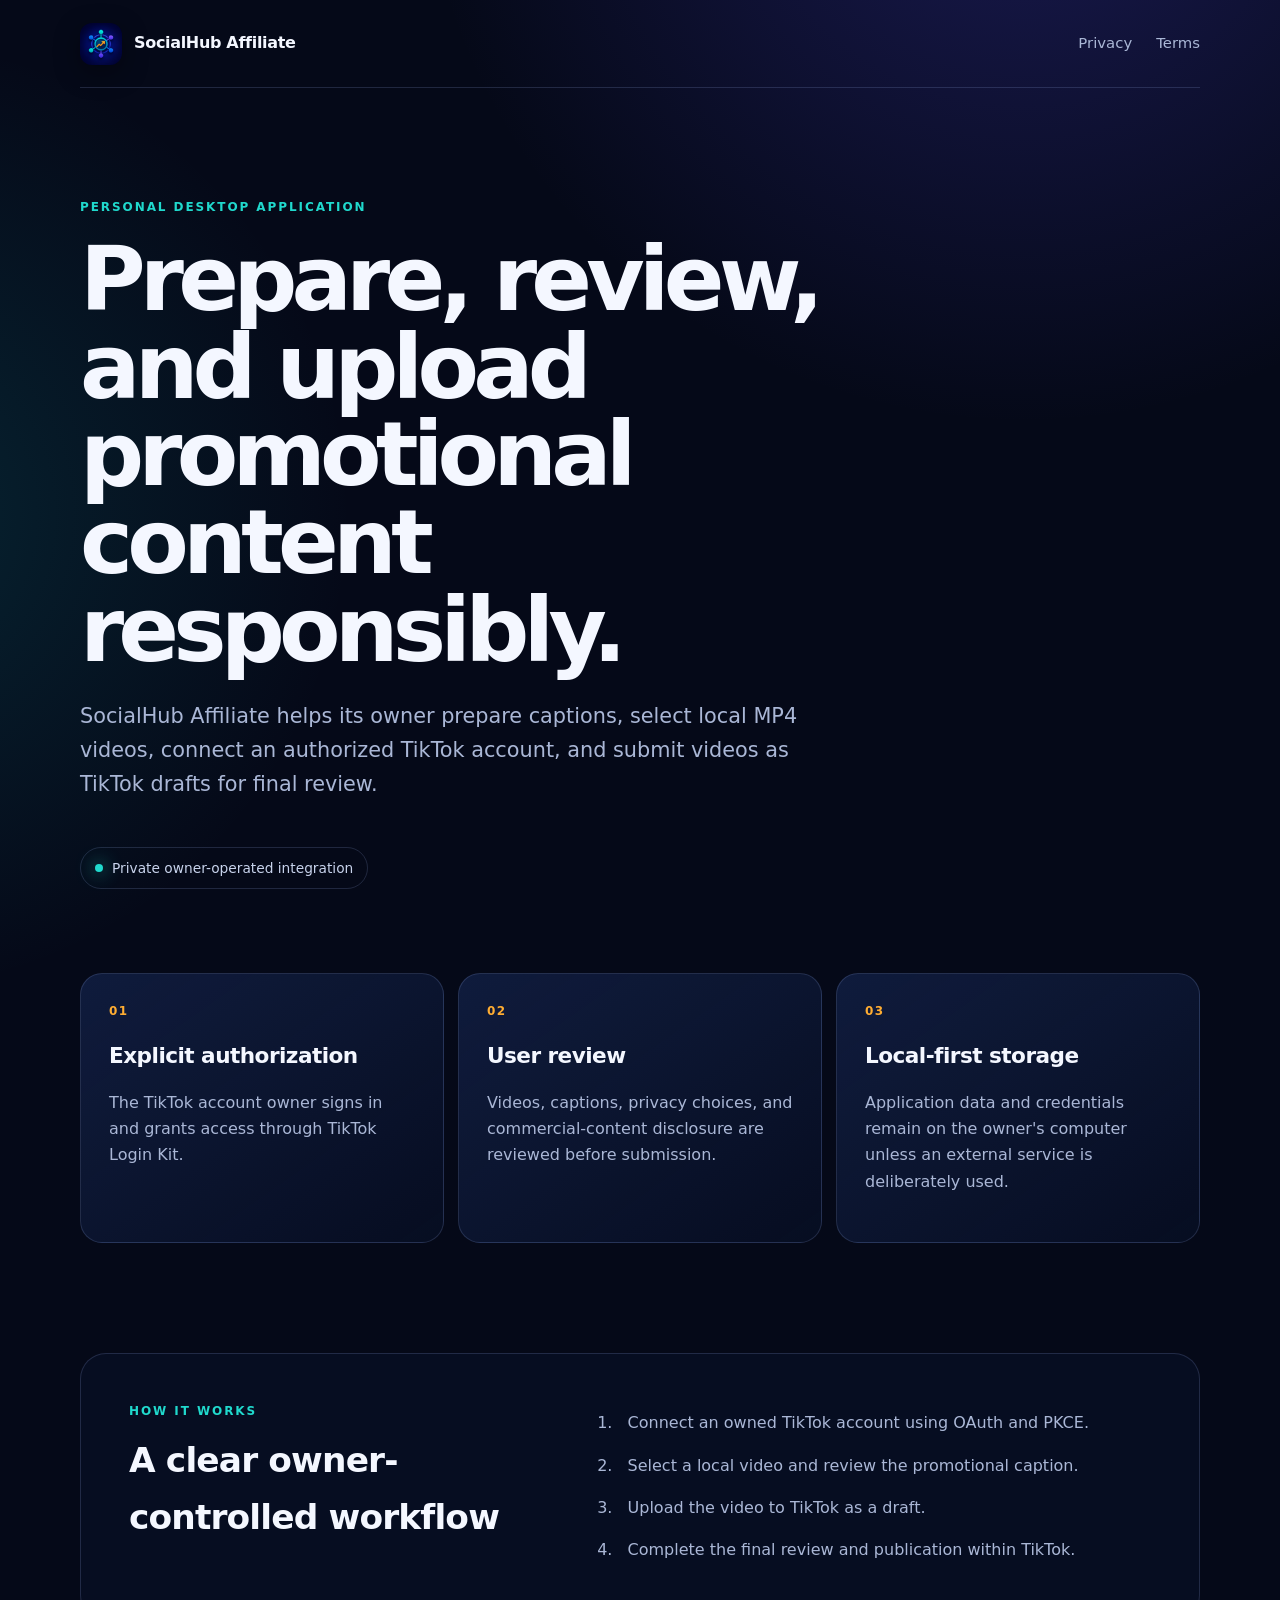
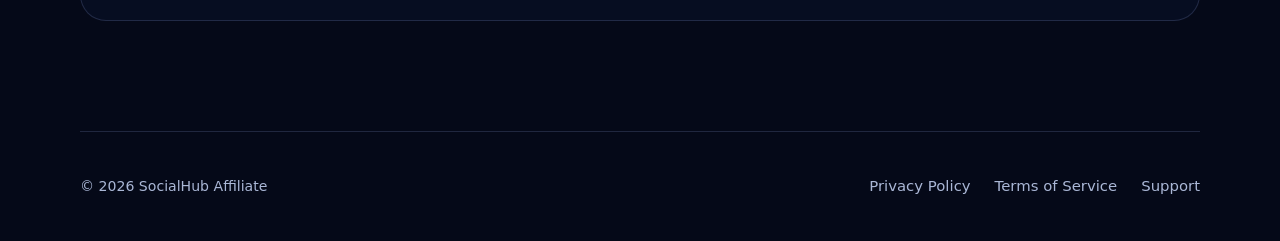
<file: index.html>
<!doctype html>
<html lang="en">
<head>
  <meta charset="utf-8">
  <meta name="viewport" content="width=device-width, initial-scale=1">
  <meta name="description" content="Official website for SocialHub Affiliate, a personal desktop publishing assistant.">
  <title>SocialHub Affiliate</title>
  <link rel="icon" href="app-icon.png">
  <link rel="stylesheet" href="styles.css">
</head>
<body>
  <header class="site-header">
    <a class="brand" href="index.html" aria-label="SocialHub Affiliate home">
      <img src="app-icon.png" alt="SocialHub Affiliate icon">
      <span>SocialHub Affiliate</span>
    </a>
    <nav aria-label="Legal navigation">
      <a href="privacy.html">Privacy</a>
      <a href="terms.html">Terms</a>
    </nav>
  </header>

  <main>
    <section class="hero">
      <div class="eyebrow">PERSONAL DESKTOP APPLICATION</div>
      <h1>Prepare, review, and upload promotional content responsibly.</h1>
      <p class="lead">
        SocialHub Affiliate helps its owner prepare captions, select local MP4 videos,
        connect an authorized TikTok account, and submit videos as TikTok drafts for final review.
      </p>
      <div class="status"><span></span> Private owner-operated integration</div>
    </section>

    <section class="grid" aria-label="Application principles">
      <article>
        <div class="number">01</div>
        <h2>Explicit authorization</h2>
        <p>The TikTok account owner signs in and grants access through TikTok Login Kit.</p>
      </article>
      <article>
        <div class="number">02</div>
        <h2>User review</h2>
        <p>Videos, captions, privacy choices, and commercial-content disclosure are reviewed before submission.</p>
      </article>
      <article>
        <div class="number">03</div>
        <h2>Local-first storage</h2>
        <p>Application data and credentials remain on the owner's computer unless an external service is deliberately used.</p>
      </article>
    </section>

    <section class="statement">
      <div>
        <div class="eyebrow">HOW IT WORKS</div>
        <h2>A clear owner-controlled workflow</h2>
      </div>
      <ol>
        <li>Connect an owned TikTok account using OAuth and PKCE.</li>
        <li>Select a local video and review the promotional caption.</li>
        <li>Upload the video to TikTok as a draft.</li>
        <li>Complete the final review and publication within TikTok.</li>
      </ol>
    </section>
  </main>

  <footer>
    <span>© 2026 SocialHub Affiliate</span>
    <div><a href="privacy.html">Privacy Policy</a><a href="terms.html">Terms of Service</a><a href="https://github.com/micro60mb/socialhub-affiliate/issues">Support</a></div>
  </footer>
</body>
</html>
</file>
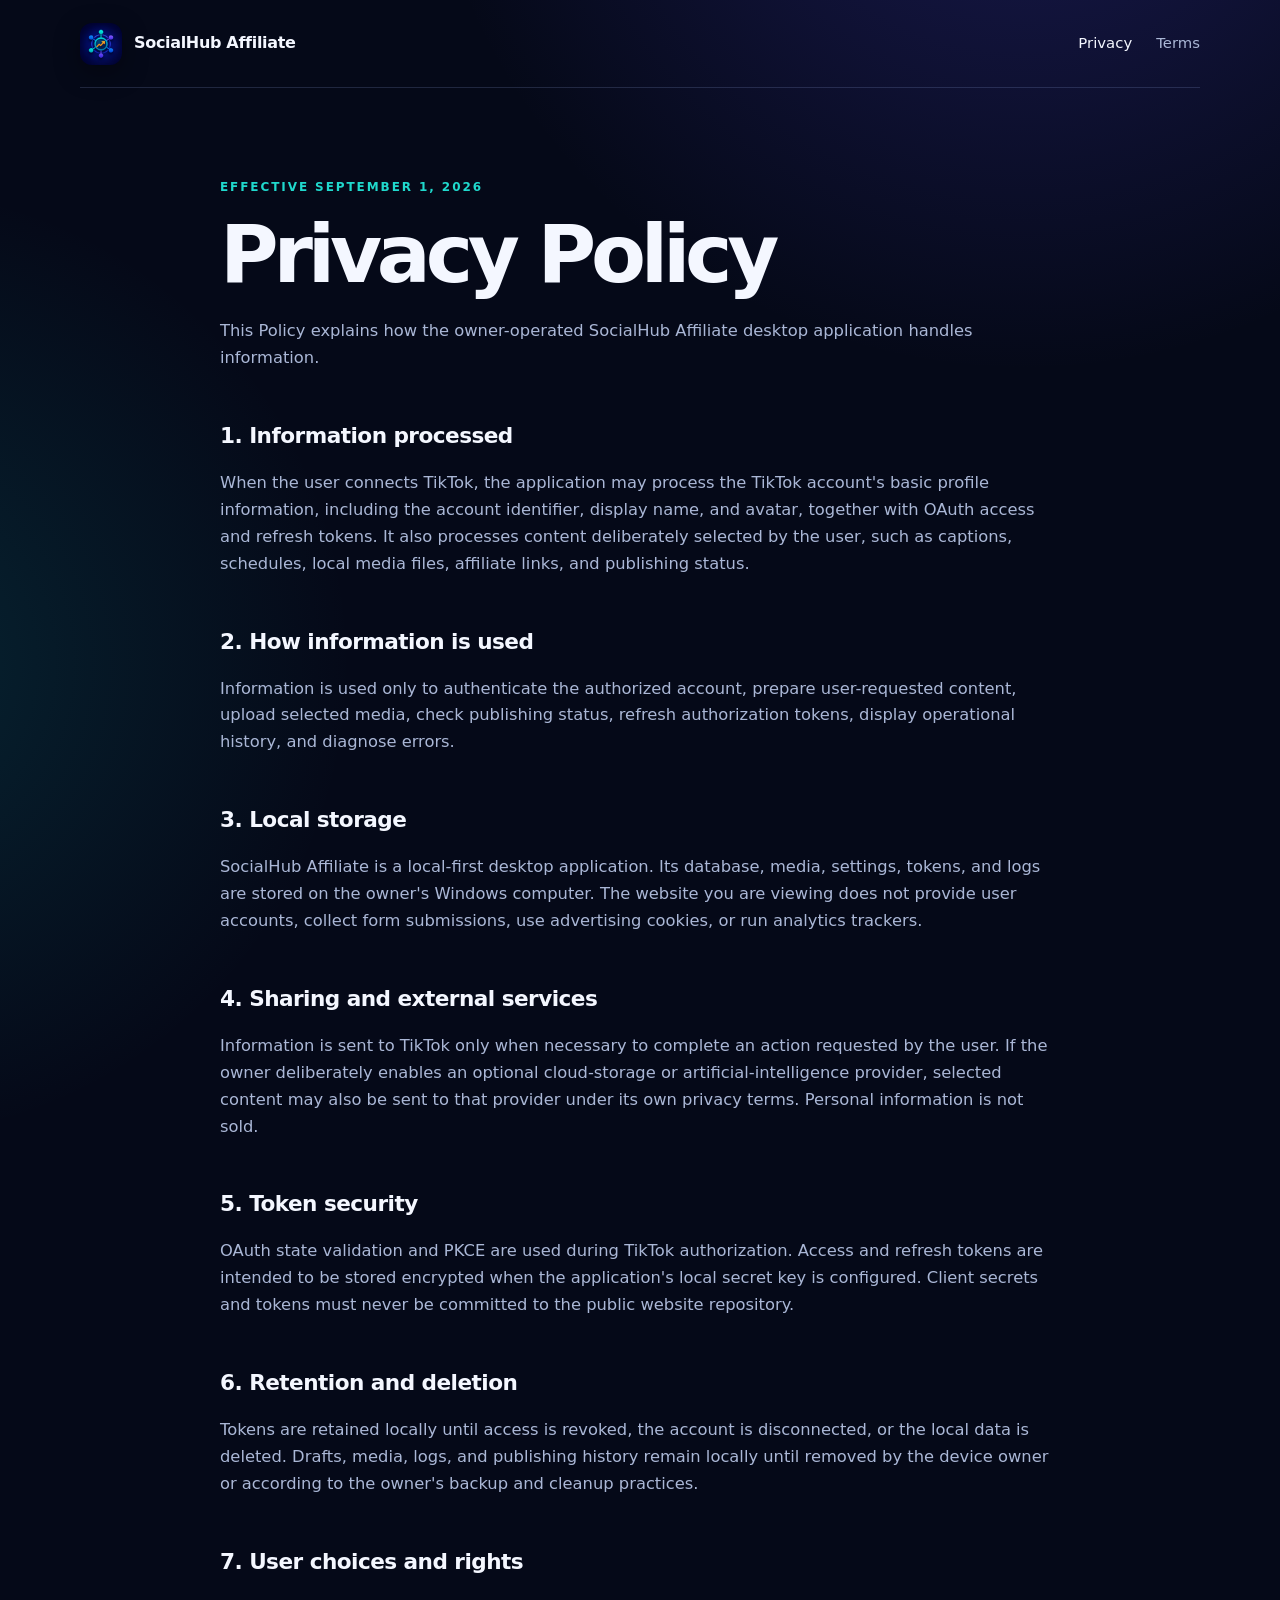
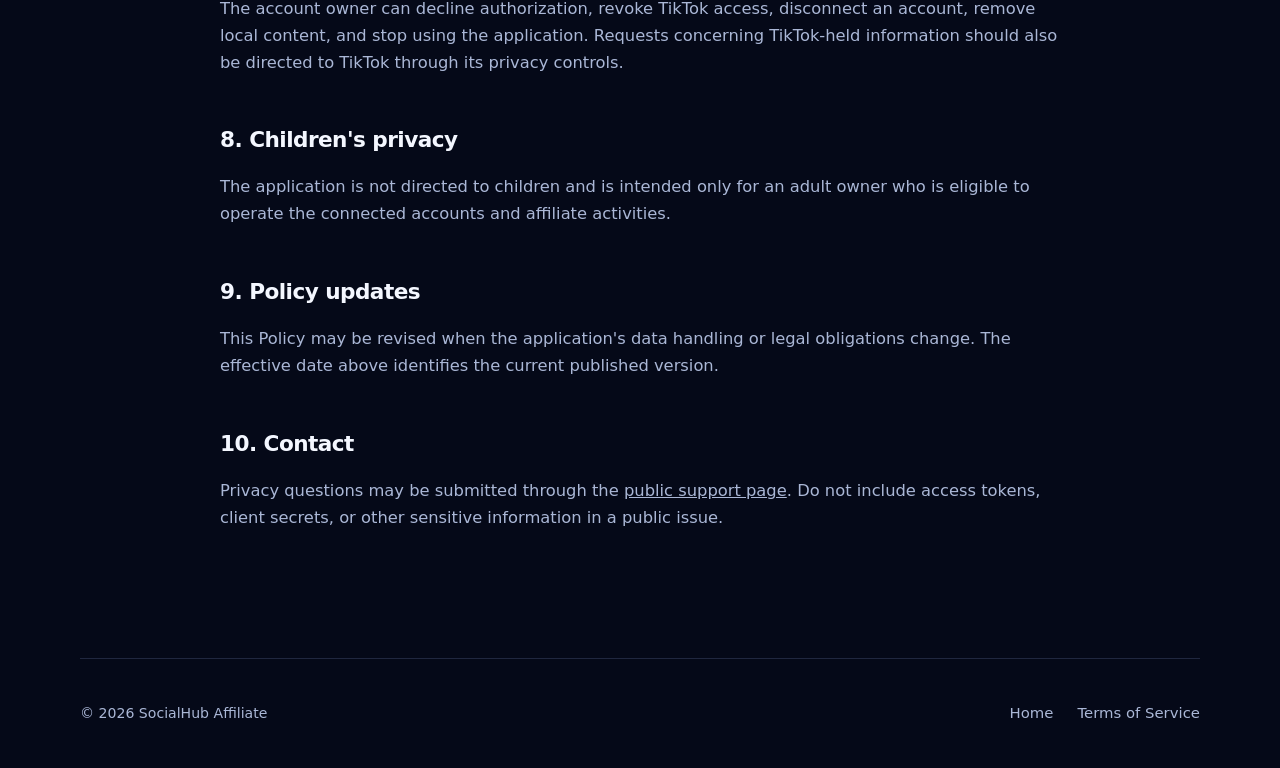
<file: privacy.html>
<!doctype html>
<html lang="en">
<head>
  <meta charset="utf-8">
  <meta name="viewport" content="width=device-width, initial-scale=1">
  <meta name="description" content="Privacy Policy for SocialHub Affiliate.">
  <title>Privacy Policy — SocialHub Affiliate</title>
  <link rel="icon" href="app-icon.png">
  <link rel="stylesheet" href="styles.css">
</head>
<body>
  <header class="site-header">
    <a class="brand" href="index.html"><img src="app-icon.png" alt=""><span>SocialHub Affiliate</span></a>
    <nav aria-label="Legal navigation"><a class="active" href="privacy.html">Privacy</a><a href="terms.html">Terms</a></nav>
  </header>
  <main class="legal">
    <div class="eyebrow">EFFECTIVE SEPTEMBER 1, 2026</div>
    <h1>Privacy Policy</h1>
    <p class="lead">This Policy explains how the owner-operated SocialHub Affiliate desktop application handles information.</p>

    <h2>1. Information processed</h2>
    <p>When the user connects TikTok, the application may process the TikTok account's basic profile information, including the account identifier, display name, and avatar, together with OAuth access and refresh tokens. It also processes content deliberately selected by the user, such as captions, schedules, local media files, affiliate links, and publishing status.</p>

    <h2>2. How information is used</h2>
    <p>Information is used only to authenticate the authorized account, prepare user-requested content, upload selected media, check publishing status, refresh authorization tokens, display operational history, and diagnose errors.</p>

    <h2>3. Local storage</h2>
    <p>SocialHub Affiliate is a local-first desktop application. Its database, media, settings, tokens, and logs are stored on the owner's Windows computer. The website you are viewing does not provide user accounts, collect form submissions, use advertising cookies, or run analytics trackers.</p>

    <h2>4. Sharing and external services</h2>
    <p>Information is sent to TikTok only when necessary to complete an action requested by the user. If the owner deliberately enables an optional cloud-storage or artificial-intelligence provider, selected content may also be sent to that provider under its own privacy terms. Personal information is not sold.</p>

    <h2>5. Token security</h2>
    <p>OAuth state validation and PKCE are used during TikTok authorization. Access and refresh tokens are intended to be stored encrypted when the application's local secret key is configured. Client secrets and tokens must never be committed to the public website repository.</p>

    <h2>6. Retention and deletion</h2>
    <p>Tokens are retained locally until access is revoked, the account is disconnected, or the local data is deleted. Drafts, media, logs, and publishing history remain locally until removed by the device owner or according to the owner's backup and cleanup practices.</p>

    <h2>7. User choices and rights</h2>
    <p>The account owner can decline authorization, revoke TikTok access, disconnect an account, remove local content, and stop using the application. Requests concerning TikTok-held information should also be directed to TikTok through its privacy controls.</p>

    <h2>8. Children's privacy</h2>
    <p>The application is not directed to children and is intended only for an adult owner who is eligible to operate the connected accounts and affiliate activities.</p>

    <h2>9. Policy updates</h2>
    <p>This Policy may be revised when the application's data handling or legal obligations change. The effective date above identifies the current published version.</p>

    <h2>10. Contact</h2>
    <p>Privacy questions may be submitted through the <a href="https://github.com/micro60mb/socialhub-affiliate/issues">public support page</a>. Do not include access tokens, client secrets, or other sensitive information in a public issue.</p>
  </main>
  <footer><span>© 2026 SocialHub Affiliate</span><div><a href="index.html">Home</a><a href="terms.html">Terms of Service</a></div></footer>
</body>
</html>
</file>
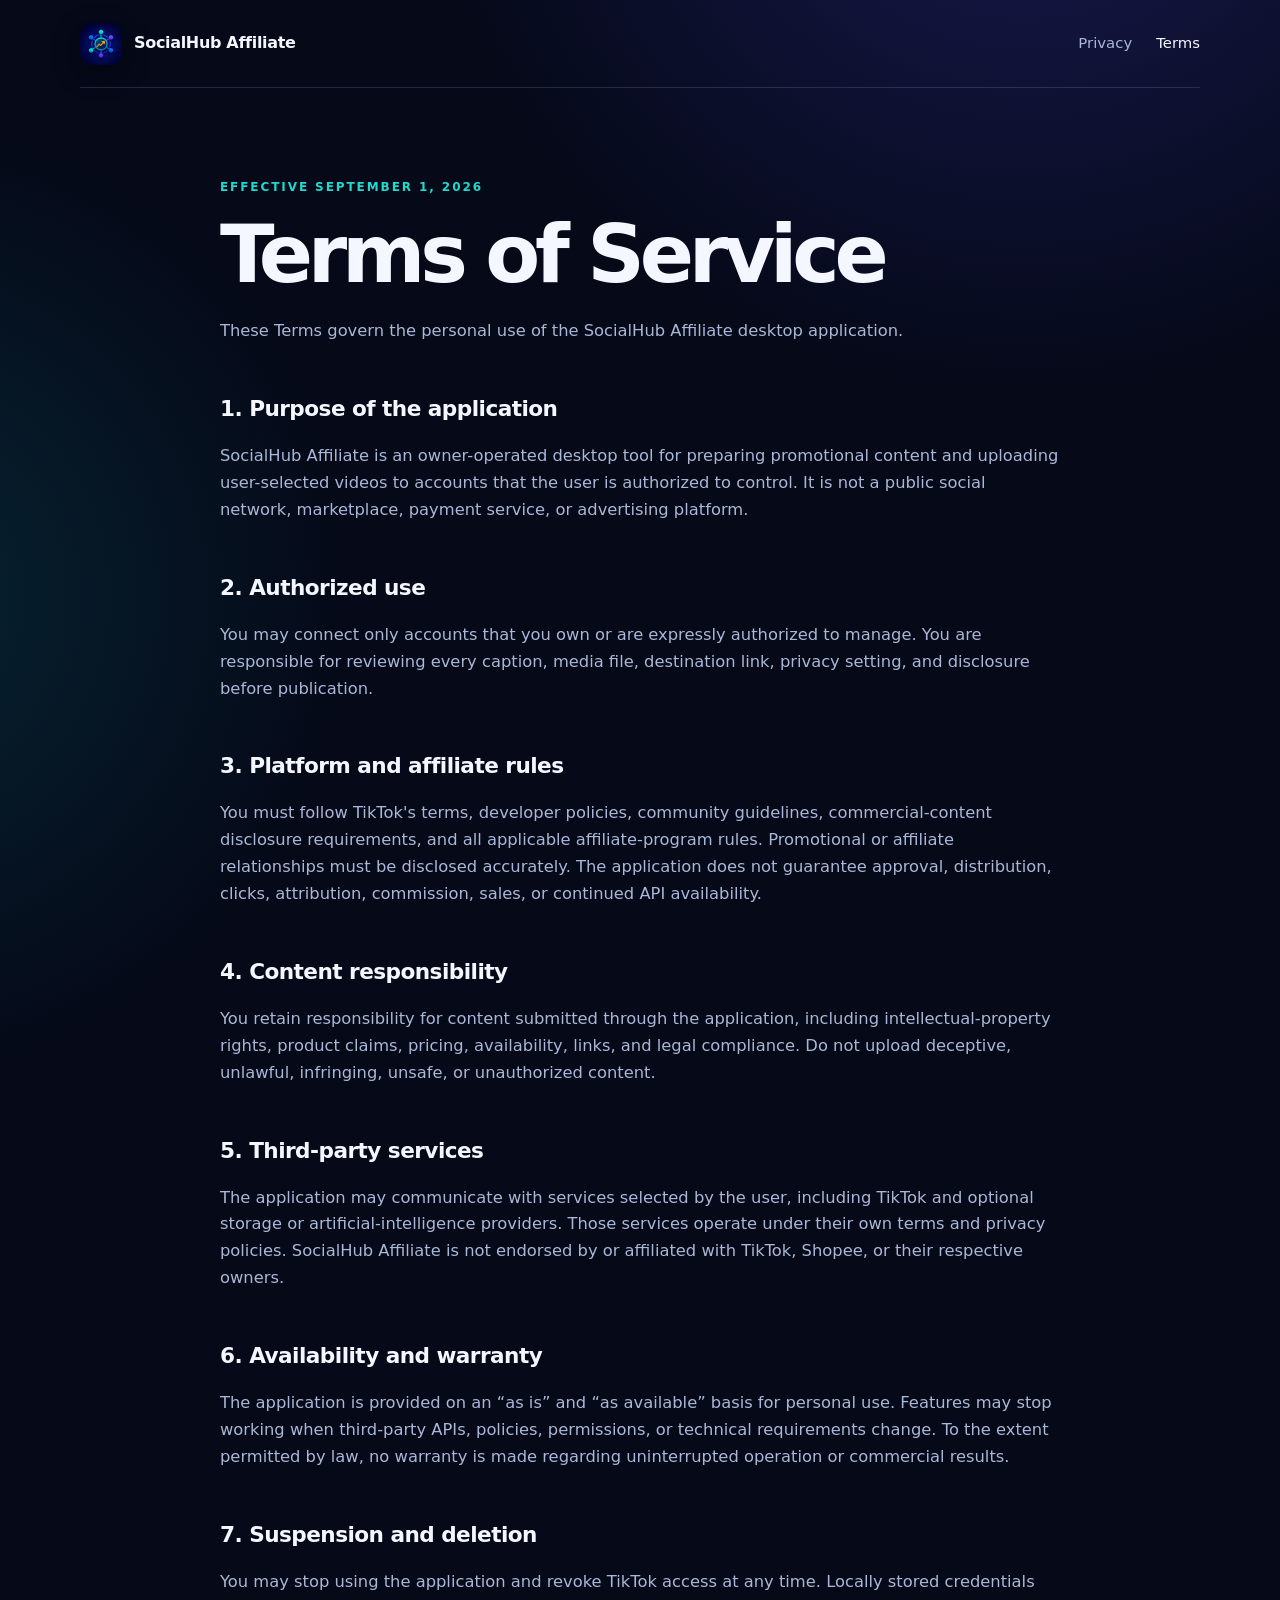
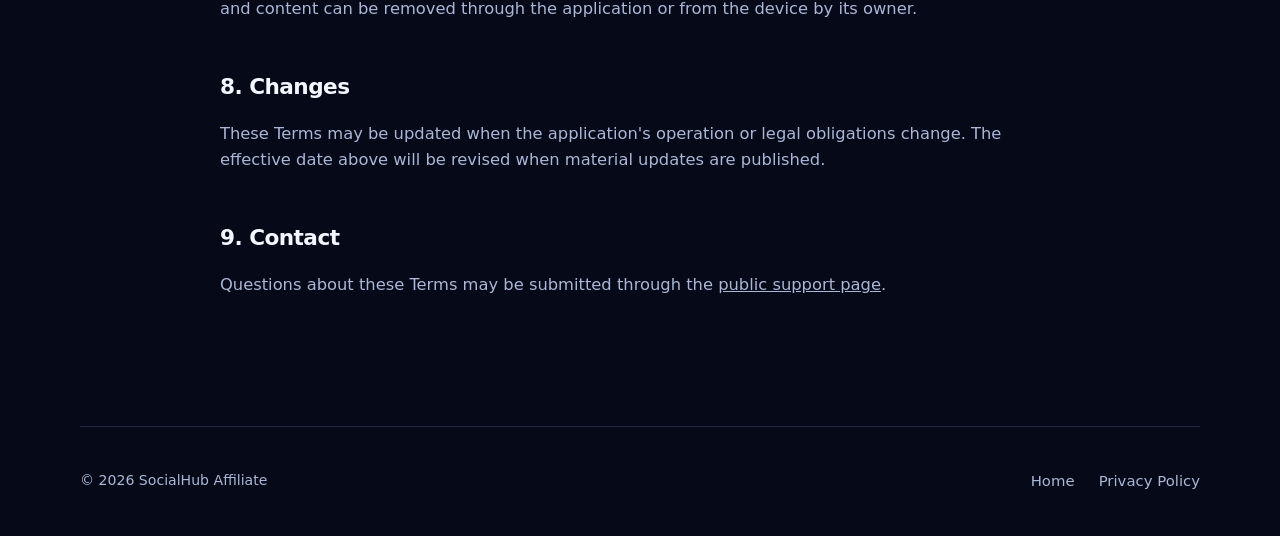
<file: terms.html>
<!doctype html>
<html lang="en">
<head>
  <meta charset="utf-8">
  <meta name="viewport" content="width=device-width, initial-scale=1">
  <meta name="description" content="Terms of Service for SocialHub Affiliate.">
  <title>Terms of Service — SocialHub Affiliate</title>
  <link rel="icon" href="app-icon.png">
  <link rel="stylesheet" href="styles.css">
</head>
<body>
  <header class="site-header">
    <a class="brand" href="index.html"><img src="app-icon.png" alt=""><span>SocialHub Affiliate</span></a>
    <nav aria-label="Legal navigation"><a href="privacy.html">Privacy</a><a class="active" href="terms.html">Terms</a></nav>
  </header>
  <main class="legal">
    <div class="eyebrow">EFFECTIVE SEPTEMBER 1, 2026</div>
    <h1>Terms of Service</h1>
    <p class="lead">These Terms govern the personal use of the SocialHub Affiliate desktop application.</p>

    <h2>1. Purpose of the application</h2>
    <p>SocialHub Affiliate is an owner-operated desktop tool for preparing promotional content and uploading user-selected videos to accounts that the user is authorized to control. It is not a public social network, marketplace, payment service, or advertising platform.</p>

    <h2>2. Authorized use</h2>
    <p>You may connect only accounts that you own or are expressly authorized to manage. You are responsible for reviewing every caption, media file, destination link, privacy setting, and disclosure before publication.</p>

    <h2>3. Platform and affiliate rules</h2>
    <p>You must follow TikTok's terms, developer policies, community guidelines, commercial-content disclosure requirements, and all applicable affiliate-program rules. Promotional or affiliate relationships must be disclosed accurately. The application does not guarantee approval, distribution, clicks, attribution, commission, sales, or continued API availability.</p>

    <h2>4. Content responsibility</h2>
    <p>You retain responsibility for content submitted through the application, including intellectual-property rights, product claims, pricing, availability, links, and legal compliance. Do not upload deceptive, unlawful, infringing, unsafe, or unauthorized content.</p>

    <h2>5. Third-party services</h2>
    <p>The application may communicate with services selected by the user, including TikTok and optional storage or artificial-intelligence providers. Those services operate under their own terms and privacy policies. SocialHub Affiliate is not endorsed by or affiliated with TikTok, Shopee, or their respective owners.</p>

    <h2>6. Availability and warranty</h2>
    <p>The application is provided on an “as is” and “as available” basis for personal use. Features may stop working when third-party APIs, policies, permissions, or technical requirements change. To the extent permitted by law, no warranty is made regarding uninterrupted operation or commercial results.</p>

    <h2>7. Suspension and deletion</h2>
    <p>You may stop using the application and revoke TikTok access at any time. Locally stored credentials and content can be removed through the application or from the device by its owner.</p>

    <h2>8. Changes</h2>
    <p>These Terms may be updated when the application's operation or legal obligations change. The effective date above will be revised when material updates are published.</p>

    <h2>9. Contact</h2>
    <p>Questions about these Terms may be submitted through the <a href="https://github.com/micro60mb/socialhub-affiliate/issues">public support page</a>.</p>
  </main>
  <footer><span>© 2026 SocialHub Affiliate</span><div><a href="index.html">Home</a><a href="privacy.html">Privacy Policy</a></div></footer>
</body>
</html>
</file>
<file: styles.css>
:root {
  color-scheme: dark;
  --bg: #050918;
  --panel: #0b1530;
  --text: #f4f7ff;
  --muted: #aab7d6;
  --line: rgba(153, 178, 238, 0.18);
  --teal: #20d9cd;
  --blue: #6685ff;
  --orange: #ffad32;
}

* { box-sizing: border-box; }
html { scroll-behavior: smooth; }
body {
  margin: 0;
  min-height: 100vh;
  background:
    radial-gradient(circle at 80% -10%, rgba(80, 70, 230, 0.28), transparent 38rem),
    radial-gradient(circle at -10% 28%, rgba(14, 179, 184, 0.16), transparent 30rem),
    var(--bg);
  color: var(--text);
  font-family: Inter, ui-sans-serif, system-ui, -apple-system, BlinkMacSystemFont, "Segoe UI", sans-serif;
  line-height: 1.65;
}

a { color: inherit; }
.site-header, footer {
  width: min(1120px, calc(100% - 40px));
  margin: 0 auto;
  display: flex;
  align-items: center;
  justify-content: space-between;
  gap: 24px;
}
.site-header { min-height: 88px; border-bottom: 1px solid var(--line); }
.brand { display: flex; align-items: center; gap: 12px; text-decoration: none; font-weight: 750; letter-spacing: -0.02em; }
.brand img { width: 42px; height: 42px; border-radius: 12px; box-shadow: 0 8px 26px rgba(0, 0, 0, 0.36); }
nav, footer div { display: flex; align-items: center; gap: 24px; }
nav a, footer a { color: var(--muted); text-decoration: none; font-size: 0.93rem; }
nav a:hover, nav a.active, footer a:hover { color: var(--text); }

main { width: min(1120px, calc(100% - 40px)); margin: 0 auto; }
.hero { max-width: 900px; padding: 110px 0 84px; }
.eyebrow { color: var(--teal); font-size: 0.75rem; font-weight: 800; letter-spacing: 0.16em; }
h1 { max-width: 960px; margin: 18px 0 24px; font-size: clamp(2.7rem, 7vw, 5.8rem); line-height: 0.98; letter-spacing: -0.065em; }
.lead { max-width: 760px; color: var(--muted); font-size: clamp(1.05rem, 2vw, 1.3rem); }
.status { display: inline-flex; align-items: center; gap: 9px; margin-top: 24px; padding: 9px 14px; border: 1px solid var(--line); border-radius: 99px; color: #c8d3ec; font-size: 0.86rem; }
.status span { width: 8px; height: 8px; border-radius: 50%; background: var(--teal); box-shadow: 0 0 18px var(--teal); }
.grid { display: grid; grid-template-columns: repeat(3, 1fr); gap: 14px; }
.grid article { min-height: 270px; padding: 28px; border: 1px solid var(--line); border-radius: 22px; background: linear-gradient(145deg, rgba(18, 32, 69, 0.82), rgba(8, 16, 38, 0.66)); }
.number { color: var(--orange); font-size: 0.75rem; font-weight: 850; letter-spacing: 0.12em; }
h2 { margin: 16px 0 10px; font-size: 1.35rem; letter-spacing: -0.025em; }
.grid p, .statement li, .legal p { color: var(--muted); }
.statement { margin: 110px 0; padding: 48px; display: grid; grid-template-columns: 0.85fr 1.15fr; gap: 56px; border: 1px solid var(--line); border-radius: 26px; background: rgba(8, 16, 38, 0.66); }
.statement h2 { margin-top: 10px; font-size: 2.15rem; }
.statement ol { margin: 0; padding-left: 22px; }
.statement li { padding: 8px 0 8px 10px; }
.legal { max-width: 840px; padding: 90px 0 110px; }
.legal h1 { font-size: clamp(2.8rem, 7vw, 5rem); }
.legal h2 { margin-top: 46px; color: var(--text); }
.legal p { font-size: 1.02rem; }
footer { min-height: 110px; border-top: 1px solid var(--line); color: var(--muted); font-size: 0.88rem; }

@media (max-width: 760px) {
  .site-header, footer { align-items: flex-start; padding: 20px 0; }
  nav, footer div { gap: 14px; }
  .brand span { display: none; }
  .hero { padding: 76px 0 60px; }
  .grid, .statement { grid-template-columns: 1fr; }
  .grid article { min-height: auto; }
  .statement { margin: 70px 0; padding: 30px; gap: 18px; }
  footer { flex-direction: column; justify-content: center; gap: 8px; }
}
</file>
